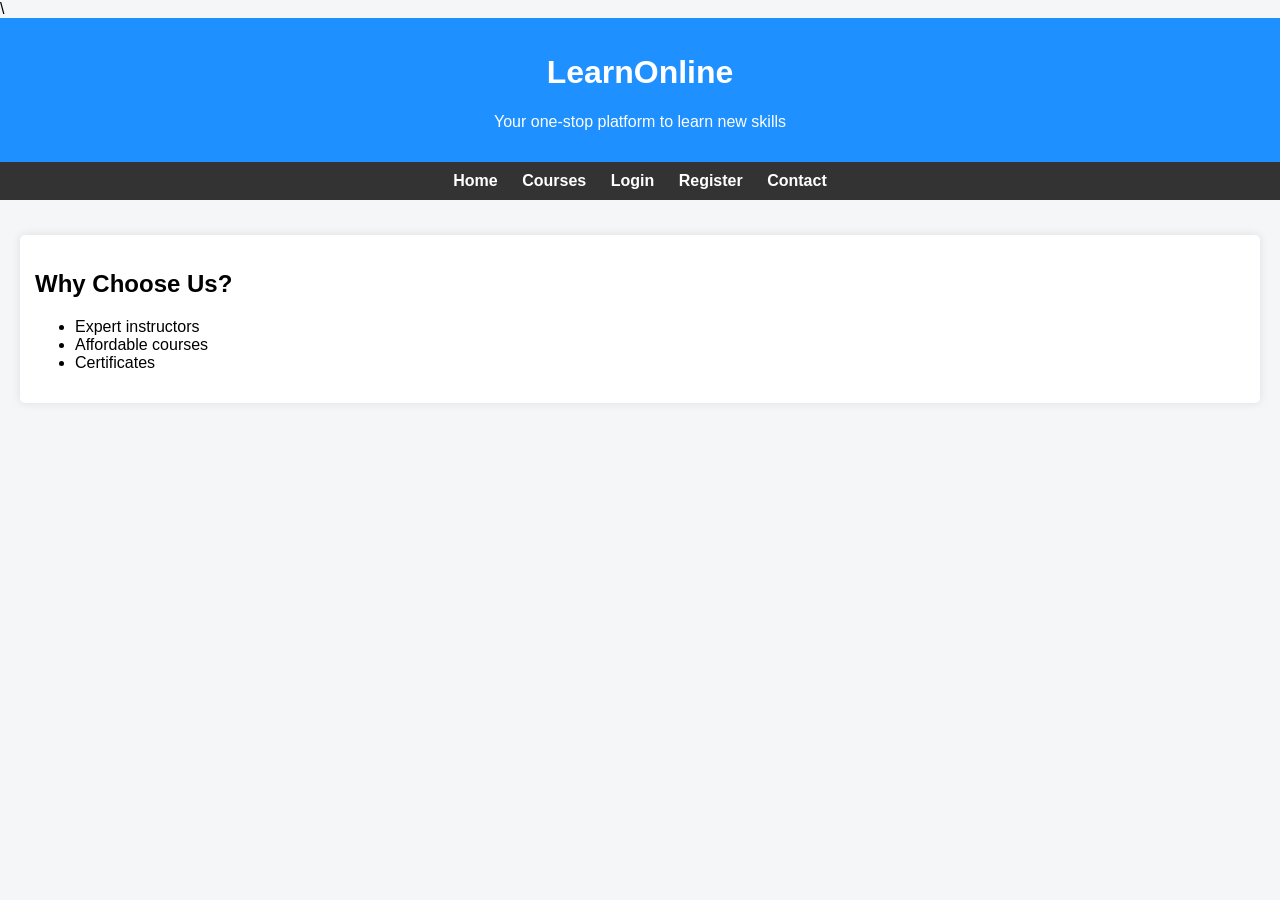
<file: online-learning-platform/index.html>
\<!DOCTYPE html>
<html>
<head>
    <title>Online Learning Platform</title>
    <link rel="stylesheet" href="css/style.css">
</head>
<body>

<header>
    <h1>LearnOnline</h1>
    <p>Your one-stop platform to learn new skills</p>
</header>

<nav>
    <a href="index.html">Home</a>
    <a href="courses.html">Courses</a>
    <a href="login.html">Login</a>
    <a href="register.html">Register</a>
    <a href="contact.html">Contact</a>
</nav>

<div class="container">
    <div class="card">
        <h2>Why Choose Us?</h2>
        <ul>
            <li>Expert instructors</li>
            <li>Affordable courses</li>
            <li>Certificates</li>
        </ul>
    </div>
</div>

<script src="js/script.js"></script>
</body>
</html>
</file>
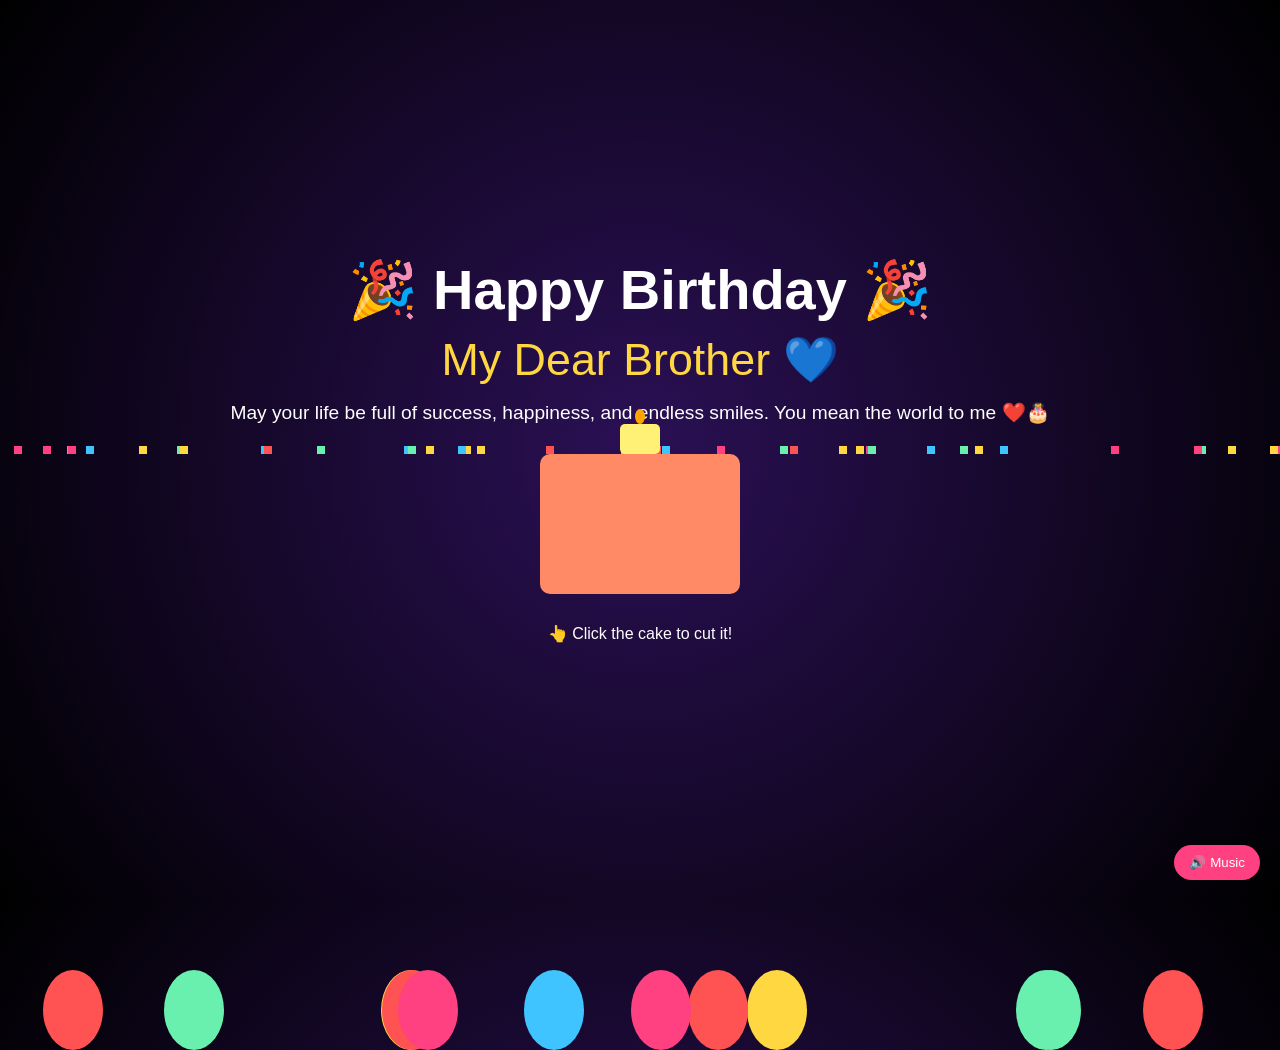
<file: birthday.html>
<!DOCTYPE html>
<html lang="en">
<head>
<meta charset="UTF-8">
<title>Happy Birthday Brother 🎂</title>

<style>
* {
    margin: 0;
    padding: 0;
    box-sizing: border-box;
    font-family: 'Segoe UI', sans-serif;
}

body {
    height: 100vh;
    background: radial-gradient(circle, #2b1055, #000);
    overflow: hidden;
    color: white;
    display: flex;
    align-items: center;
    justify-content: center;
}

.container {
    text-align: center;
    z-index: 2;
}

h1 {
    font-size: 3.5rem;
    animation: glow 2s infinite alternate;
}

@keyframes glow {
    from { text-shadow: 0 0 10px #ff4081; }
    to { text-shadow: 0 0 30px #ff80ab; }
}

.name {
    font-size: 2.8rem;
    color: #ffd740;
    margin-top: 10px;
    animation: pop 1s infinite alternate;
}

@keyframes pop {
    to { transform: scale(1.1); }
}

.message {
    margin-top: 15px;
    font-size: 1.2rem;
    opacity: 0;
    animation: fadeIn 3s forwards 2s;
}

@keyframes fadeIn {
    to { opacity: 1; }
}

/* 🎂 Cake */
.cake {
    margin: 30px auto;
    width: 200px;
    height: 140px;
    background: #ff8a65;
    border-radius: 10px;
    position: relative;
    cursor: pointer;
}

.cake::before {
    content: '';
    position: absolute;
    top: -30px;
    left: 80px;
    width: 40px;
    height: 30px;
    background: #fff176;
    border-radius: 5px;
}

.flame {
    position: absolute;
    top: -45px;
    left: 95px;
    width: 10px;
    height: 15px;
    background: orange;
    border-radius: 50%;
    animation: flicker 0.3s infinite;
}

@keyframes flicker {
    from { transform: scale(1); }
    to { transform: scale(1.2); }
}

.cut {
    animation: cutCake 1s forwards;
}

@keyframes cutCake {
    to {
        transform: scaleX(0.9) translateX(10px);
        opacity: 0.7;
    }
}

/* 🎈 Balloons */
.balloon {
    position: absolute;
    bottom: -150px;
    width: 60px;
    height: 80px;
    border-radius: 50%;
    animation: float 10s linear infinite;
}

@keyframes float {
    to { transform: translateY(-120vh); }
}

/* 🎊 Confetti */
.confetti {
    position: absolute;
    width: 8px;
    height: 8px;
    animation: fall 5s linear infinite;
}

@keyframes fall {
    to { transform: translateY(110vh) rotate(360deg); }
}

/* 🔊 Music Button */
.music-btn {
    position: fixed;
    bottom: 20px;
    right: 20px;
    padding: 10px 15px;
    border-radius: 20px;
    border: none;
    background: #ff4081;
    color: white;
    cursor: pointer;
}
</style>
</head>

<body>

<div class="container">
    <h1><b>🎉 Happy Birthday  🎉</b></h1>

    <!-- 👇 Change name here -->
    <div class="name">My Dear Brother 💙</div>

    <div class="message">
        May your life be full of success, happiness,  
        and endless smiles.  
        You mean the world to me ❤️🎂
    </div>

    <!-- 🎂 Cake -->
    <div class="cake" onclick="cutCake()">
        <div class="flame"></div>
    </div>
    <p>👆 Click the cake to cut it!</p>
</div>

<!-- 🎵 Birthday Music -->
<audio id="music" autoplay loop>
    <source src="https://www.soundhelix.com/examples/mp3/SoundHelix-Song-1.mp3" type="audio/mp3">
</audio>

<button class="music-btn" onclick="toggleMusic()">🔊 Music</button>

<script>
const colors = ['#ff5252','#ff4081','#40c4ff','#69f0ae','#ffd740'];

/* Balloons */
for(let i=0;i<12;i++){
    let b=document.createElement('div');
    b.className='balloon';
    b.style.background=colors[Math.floor(Math.random()*colors.length)];
    b.style.left=Math.random()*100+'vw';
    b.style.animationDuration=(6+Math.random()*5)+'s';
    document.body.appendChild(b);
}

/* Confetti */
for(let i=0;i<40;i++){
    let c=document.createElement('div');
    c.className='confetti';
    c.style.left=Math.random()*100+'vw';
    c.style.background=colors[Math.floor(Math.random()*colors.length)];
    c.style.animationDuration=(3+Math.random()*3)+'s';
    document.body.appendChild(c);
}

/* Cake cut */
function cutCake(){
    document.querySelector('.cake').classList.add('cut');
    document.querySelector('.flame').style.display='none';
}

/* Music toggle */
const music=document.getElementById('music');
function toggleMusic(){
    if(music.paused){
        music.play();
    }else{
        music.pause();
    }
}
</script>

</body>
</html>
</file>
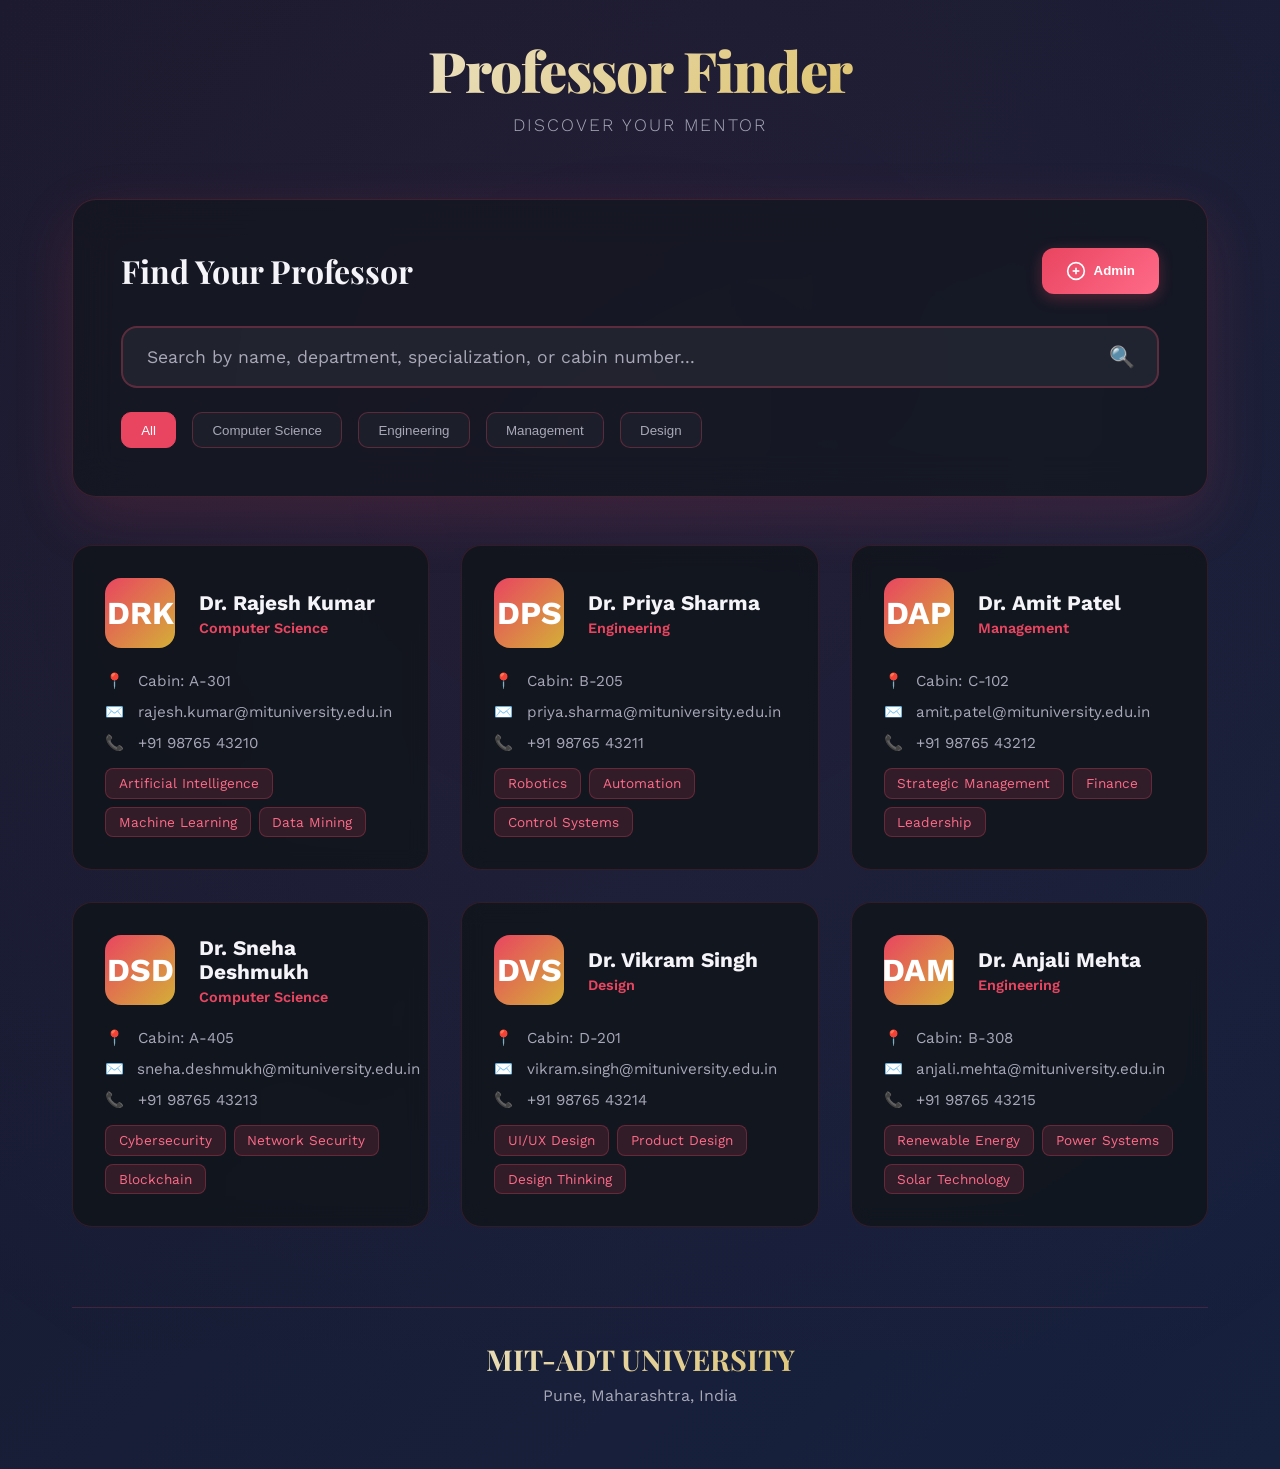
<file: cabinfinder.HTML>
<!DOCTYPE html>
<html lang="en">
<head>
    <meta charset="UTF-8">
    <meta name="viewport" content="width=device-width, initial-scale=1.0">
    <title>Professor Finder | MIT-ADT University</title>
    <link href="https://fonts.googleapis.com/css2?family=Playfair+Display:wght@700;900&family=Work+Sans:wght@300;400;500;600&display=swap" rel="stylesheet">
    <style>
        * {
            margin: 0;
            padding: 0;
            box-sizing: border-box;
        }

        :root {
            --primary: #1a1a2e;
            --secondary: #16213e;
            --accent: #e94560;
            --accent-light: #ff6b88;
            --gold: #d4af37;
            --text-light: #f4f4f9;
            --text-muted: #a8a8b8;
            --card-bg: #0f1419;
            --shadow: rgba(233, 69, 96, 0.15);
        }

        body {
            font-family: 'Work Sans', sans-serif;
            background: linear-gradient(135deg, var(--primary) 0%, var(--secondary) 100%);
            min-height: 100vh;
            color: var(--text-light);
            position: relative;
            overflow-x: hidden;
        }

        body::before {
            content: '';
            position: fixed;
            top: -50%;
            right: -50%;
            width: 200%;
            height: 200%;
            background: radial-gradient(circle, rgba(233, 69, 96, 0.05) 0%, transparent 70%);
            animation: pulse 15s ease-in-out infinite;
            pointer-events: none;
        }

        @keyframes pulse {
            0%, 100% { transform: scale(1) rotate(0deg); }
            50% { transform: scale(1.1) rotate(5deg); }
        }

        .container {
            max-width: 1200px;
            margin: 0 auto;
            padding: 2rem;
            position: relative;
            z-index: 1;
        }

        header {
            text-align: center;
            margin-bottom: 4rem;
            animation: fadeInDown 0.8s ease-out;
        }

        @keyframes fadeInDown {
            from {
                opacity: 0;
                transform: translateY(-30px);
            }
            to {
                opacity: 1;
                transform: translateY(0);
            }
        }

        h1 {
            font-family: 'Playfair Display', serif;
            font-size: 3.5rem;
            font-weight: 900;
            background: linear-gradient(135deg, var(--text-light) 0%, var(--gold) 100%);
            -webkit-background-clip: text;
            -webkit-text-fill-color: transparent;
            background-clip: text;
            margin-bottom: 0.5rem;
            letter-spacing: -1px;
        }

        .subtitle {
            font-size: 1.1rem;
            color: var(--text-muted);
            font-weight: 300;
            letter-spacing: 2px;
        }

        .search-section {
            background: rgba(15, 20, 25, 0.6);
            backdrop-filter: blur(20px);
            border: 1px solid rgba(233, 69, 96, 0.2);
            border-radius: 24px;
            padding: 3rem;
            margin-bottom: 3rem;
            box-shadow: 0 20px 60px var(--shadow);
            animation: fadeInUp 0.8s ease-out 0.2s backwards;
        }

        @keyframes fadeInUp {
            from {
                opacity: 0;
                transform: translateY(30px);
            }
            to {
                opacity: 1;
                transform: translateY(0);
            }
        }

        .search-header {
            display: flex;
            justify-content: space-between;
            align-items: center;
            margin-bottom: 2rem;
        }

        .search-title {
            font-family: 'Playfair Display', serif;
            font-size: 2rem;
            font-weight: 700;
            color: var(--text-light);
        }

        .admin-btn {
            background: linear-gradient(135deg, var(--accent) 0%, var(--accent-light) 100%);
            color: white;
            border: none;
            padding: 0.8rem 1.5rem;
            border-radius: 12px;
            font-weight: 600;
            cursor: pointer;
            display: flex;
            align-items: center;
            gap: 0.5rem;
            transition: all 0.3s ease;
            box-shadow: 0 4px 15px rgba(233, 69, 96, 0.3);
        }

        .admin-btn:hover {
            transform: translateY(-2px);
            box-shadow: 0 8px 25px rgba(233, 69, 96, 0.5);
        }

        .search-box {
            position: relative;
            margin-bottom: 1.5rem;
        }

        .search-input {
            width: 100%;
            padding: 1.2rem 3.5rem 1.2rem 1.5rem;
            font-size: 1.1rem;
            border: 2px solid rgba(233, 69, 96, 0.3);
            border-radius: 16px;
            background: rgba(255, 255, 255, 0.05);
            color: var(--text-light);
            font-family: 'Work Sans', sans-serif;
            transition: all 0.3s ease;
        }

        .search-input:focus {
            outline: none;
            border-color: var(--accent);
            background: rgba(255, 255, 255, 0.08);
            box-shadow: 0 0 0 4px rgba(233, 69, 96, 0.1);
        }

        .search-input::placeholder {
            color: var(--text-muted);
        }

        .search-icon {
            position: absolute;
            right: 1.5rem;
            top: 50%;
            transform: translateY(-50%);
            color: var(--accent);
            font-size: 1.3rem;
            pointer-events: none;
        }

        .search-filters {
            display: flex;
            gap: 1rem;
            flex-wrap: wrap;
        }

        .filter-btn {
            padding: 0.6rem 1.2rem;
            border: 1px solid rgba(233, 69, 96, 0.3);
            background: rgba(255, 255, 255, 0.03);
            color: var(--text-muted);
            border-radius: 10px;
            cursor: pointer;
            transition: all 0.3s ease;
            font-weight: 500;
        }

        .filter-btn:hover,
        .filter-btn.active {
            background: var(--accent);
            color: white;
            border-color: var(--accent);
        }

        .results-grid {
            display: grid;
            grid-template-columns: repeat(auto-fill, minmax(350px, 1fr));
            gap: 2rem;
            animation: fadeIn 0.8s ease-out 0.4s backwards;
        }

        @keyframes fadeIn {
            from { opacity: 0; }
            to { opacity: 1; }
        }

        .professor-card {
            background: rgba(15, 20, 25, 0.8);
            backdrop-filter: blur(10px);
            border: 1px solid rgba(233, 69, 96, 0.15);
            border-radius: 20px;
            padding: 2rem;
            transition: all 0.4s ease;
            cursor: pointer;
            position: relative;
            overflow: hidden;
        }

        .professor-card::before {
            content: '';
            position: absolute;
            top: 0;
            left: 0;
            width: 100%;
            height: 4px;
            background: linear-gradient(90deg, var(--accent), var(--gold));
            transform: scaleX(0);
            transform-origin: left;
            transition: transform 0.4s ease;
        }

        .professor-card:hover {
            transform: translateY(-8px);
            border-color: var(--accent);
            box-shadow: 0 20px 40px var(--shadow);
        }

        .professor-card:hover::before {
            transform: scaleX(1);
        }

        .prof-header {
            display: flex;
            align-items: center;
            gap: 1.5rem;
            margin-bottom: 1.5rem;
        }

        .prof-avatar {
            width: 70px;
            height: 70px;
            border-radius: 16px;
            background: linear-gradient(135deg, var(--accent), var(--gold));
            display: flex;
            align-items: center;
            justify-content: center;
            font-size: 2rem;
            font-weight: 700;
            color: white;
            flex-shrink: 0;
        }

        .prof-info h3 {
            font-size: 1.3rem;
            margin-bottom: 0.3rem;
            color: var(--text-light);
        }

        .prof-dept {
            color: var(--accent);
            font-size: 0.9rem;
            font-weight: 600;
        }

        .prof-details {
            display: flex;
            flex-direction: column;
            gap: 0.8rem;
            margin-bottom: 1rem;
        }

        .detail-row {
            display: flex;
            align-items: center;
            gap: 0.8rem;
            color: var(--text-muted);
            font-size: 0.95rem;
        }

        .detail-icon {
            color: var(--accent);
            width: 20px;
        }

        .prof-tags {
            display: flex;
            flex-wrap: wrap;
            gap: 0.5rem;
            margin-top: 1rem;
        }

        .tag {
            padding: 0.4rem 0.8rem;
            background: rgba(233, 69, 96, 0.15);
            border: 1px solid rgba(233, 69, 96, 0.3);
            border-radius: 8px;
            font-size: 0.85rem;
            color: var(--accent-light);
        }

        .modal {
            display: none;
            position: fixed;
            top: 0;
            left: 0;
            width: 100%;
            height: 100%;
            background: rgba(0, 0, 0, 0.8);
            backdrop-filter: blur(10px);
            z-index: 1000;
            align-items: center;
            justify-content: center;
            animation: fadeIn 0.3s ease;
        }

        .modal.active {
            display: flex;
        }

        .modal-content {
            background: var(--card-bg);
            border: 1px solid rgba(233, 69, 96, 0.3);
            border-radius: 24px;
            padding: 3rem;
            max-width: 600px;
            width: 90%;
            max-height: 90vh;
            overflow-y: auto;
            animation: slideUp 0.4s ease;
        }

        @keyframes slideUp {
            from {
                opacity: 0;
                transform: translateY(50px);
            }
            to {
                opacity: 1;
                transform: translateY(0);
            }
        }

        .modal-header {
            display: flex;
            justify-content: space-between;
            align-items: center;
            margin-bottom: 2rem;
        }

        .modal-title {
            font-family: 'Playfair Display', serif;
            font-size: 2rem;
            color: var(--text-light);
        }

        .close-btn {
            background: none;
            border: none;
            color: var(--text-muted);
            font-size: 2rem;
            cursor: pointer;
            transition: color 0.3s ease;
            line-height: 1;
        }

        .close-btn:hover {
            color: var(--accent);
        }

        .form-group {
            margin-bottom: 1.5rem;
        }

        .form-label {
            display: block;
            margin-bottom: 0.5rem;
            color: var(--text-light);
            font-weight: 500;
        }

        .form-input {
            width: 100%;
            padding: 0.9rem;
            border: 1px solid rgba(233, 69, 96, 0.3);
            border-radius: 12px;
            background: rgba(255, 255, 255, 0.05);
            color: var(--text-light);
            font-family: 'Work Sans', sans-serif;
            transition: all 0.3s ease;
        }

        .form-input:focus {
            outline: none;
            border-color: var(--accent);
            background: rgba(255, 255, 255, 0.08);
        }

        .submit-btn {
            width: 100%;
            padding: 1rem;
            background: linear-gradient(135deg, var(--accent), var(--accent-light));
            color: white;
            border: none;
            border-radius: 12px;
            font-size: 1.1rem;
            font-weight: 600;
            cursor: pointer;
            transition: all 0.3s ease;
        }

        .submit-btn:hover {
            transform: translateY(-2px);
            box-shadow: 0 8px 25px rgba(233, 69, 96, 0.4);
        }

        footer {
            text-align: center;
            margin-top: 5rem;
            padding: 2rem;
            border-top: 1px solid rgba(233, 69, 96, 0.2);
        }

        .university-name {
            font-family: 'Playfair Display', serif;
            font-size: 1.8rem;
            font-weight: 700;
            background: linear-gradient(135deg, var(--text-light) 0%, var(--gold) 100%);
            -webkit-background-clip: text;
            -webkit-text-fill-color: transparent;
            background-clip: text;
            margin-bottom: 0.5rem;
        }

        .location {
            color: var(--text-muted);
            font-size: 1rem;
        }

        .no-results {
            text-align: center;
            padding: 3rem;
            color: var(--text-muted);
            font-size: 1.1rem;
        }

        @media (max-width: 768px) {
            h1 {
                font-size: 2.5rem;
            }

            .search-section {
                padding: 2rem;
            }

            .results-grid {
                grid-template-columns: 1fr;
            }

            .search-header {
                flex-direction: column;
                gap: 1rem;
                align-items: stretch;
            }
        }
    </style>
</head>
<body>
    <div class="container">
        <header>
            <h1>Professor Finder</h1>
            <p class="subtitle">DISCOVER YOUR MENTOR</p>
        </header>

        <div class="search-section">
            <div class="search-header">
                <h2 class="search-title">Find Your Professor</h2>
                <button class="admin-btn" onclick="openAdminModal()">
                    <svg width="20" height="20" viewBox="0 0 24 24" fill="none" stroke="currentColor" stroke-width="2">
                        <circle cx="12" cy="12" r="10"/>
                        <line x1="12" y1="8" x2="12" y2="16"/>
                        <line x1="8" y1="12" x2="16" y2="12"/>
                    </svg>
                    Admin
                </button>
            </div>

            <div class="search-box">
                <input 
                    type="text" 
                    class="search-input" 
                    id="searchInput"
                    placeholder="Search by name, department, specialization, or cabin number..."
                    oninput="filterProfessors()"
                >
                <span class="search-icon">🔍</span>
            </div>

            <div class="search-filters">
                <button class="filter-btn active" onclick="filterByCategory('all')">All</button>
                <button class="filter-btn" onclick="filterByCategory('Computer Science')">Computer Science</button>
                <button class="filter-btn" onclick="filterByCategory('Engineering')">Engineering</button>
                <button class="filter-btn" onclick="filterByCategory('Management')">Management</button>
                <button class="filter-btn" onclick="filterByCategory('Design')">Design</button>
            </div>
        </div>

        <div class="results-grid" id="resultsGrid">
            <!-- Results will be populated here -->
        </div>

        <footer>
            <div class="university-name">MIT-ADT UNIVERSITY</div>
            <div class="location">Pune, Maharashtra, India</div>
        </footer>
    </div>

    <!-- Admin Modal -->
    <div class="modal" id="adminModal">
        <div class="modal-content">
            <div class="modal-header">
                <h2 class="modal-title">Add Professor</h2>
                <button class="close-btn" onclick="closeAdminModal()">&times;</button>
            </div>
            <form onsubmit="addProfessor(event)">
                <div class="form-group">
                    <label class="form-label">Name</label>
                    <input type="text" class="form-input" id="profName" required>
                </div>
                <div class="form-group">
                    <label class="form-label">Department</label>
                    <input type="text" class="form-input" id="profDept" required>
                </div>
                <div class="form-group">
                    <label class="form-label">Cabin Number</label>
                    <input type="text" class="form-input" id="profCabin" required>
                </div>
                <div class="form-group">
                    <label class="form-label">Email</label>
                    <input type="email" class="form-input" id="profEmail" required>
                </div>
                <div class="form-group">
                    <label class="form-label">Phone</label>
                    <input type="tel" class="form-input" id="profPhone" required>
                </div>
                <div class="form-group">
                    <label class="form-label">Specialization (comma-separated)</label>
                    <input type="text" class="form-input" id="profSpec" placeholder="AI, Machine Learning, Data Science">
                </div>
                <button type="submit" class="submit-btn">Add Professor</button>
            </form>
        </div>
    </div>

    <script>
        // Sample data
        let professors = [
            {
                name: "Dr. Rajesh Kumar",
                department: "Computer Science",
                cabin: "A-301",
                email: "rajesh.kumar@mituniversity.edu.in",
                phone: "+91 98765 43210",
                specialization: ["Artificial Intelligence", "Machine Learning", "Data Mining"]
            },
            {
                name: "Dr. Priya Sharma",
                department: "Engineering",
                cabin: "B-205",
                email: "priya.sharma@mituniversity.edu.in",
                phone: "+91 98765 43211",
                specialization: ["Robotics", "Automation", "Control Systems"]
            },
            {
                name: "Dr. Amit Patel",
                department: "Management",
                cabin: "C-102",
                email: "amit.patel@mituniversity.edu.in",
                phone: "+91 98765 43212",
                specialization: ["Strategic Management", "Finance", "Leadership"]
            },
            {
                name: "Dr. Sneha Deshmukh",
                department: "Computer Science",
                cabin: "A-405",
                email: "sneha.deshmukh@mituniversity.edu.in",
                phone: "+91 98765 43213",
                specialization: ["Cybersecurity", "Network Security", "Blockchain"]
            },
            {
                name: "Dr. Vikram Singh",
                department: "Design",
                cabin: "D-201",
                email: "vikram.singh@mituniversity.edu.in",
                phone: "+91 98765 43214",
                specialization: ["UI/UX Design", "Product Design", "Design Thinking"]
            },
            {
                name: "Dr. Anjali Mehta",
                department: "Engineering",
                cabin: "B-308",
                email: "anjali.mehta@mituniversity.edu.in",
                phone: "+91 98765 43215",
                specialization: ["Renewable Energy", "Power Systems", "Solar Technology"]
            }
        ];

        let currentFilter = 'all';

        function renderProfessors(profsToRender = professors) {
            const grid = document.getElementById('resultsGrid');
            
            if (profsToRender.length === 0) {
                grid.innerHTML = '<div class="no-results">No professors found matching your search.</div>';
                return;
            }

            grid.innerHTML = profsToRender.map(prof => `
                <div class="professor-card">
                    <div class="prof-header">
                        <div class="prof-avatar">${prof.name.split(' ').map(n => n[0]).join('')}</div>
                        <div class="prof-info">
                            <h3>${prof.name}</h3>
                            <div class="prof-dept">${prof.department}</div>
                        </div>
                    </div>
                    <div class="prof-details">
                        <div class="detail-row">
                            <span class="detail-icon">📍</span>
                            <span>Cabin: ${prof.cabin}</span>
                        </div>
                        <div class="detail-row">
                            <span class="detail-icon">✉️</span>
                            <span>${prof.email}</span>
                        </div>
                        <div class="detail-row">
                            <span class="detail-icon">📞</span>
                            <span>${prof.phone}</span>
                        </div>
                    </div>
                    <div class="prof-tags">
                        ${prof.specialization.map(spec => `<span class="tag">${spec}</span>`).join('')}
                    </div>
                </div>
            `).join('');
        }

        function filterProfessors() {
            const searchTerm = document.getElementById('searchInput').value.toLowerCase();
            
            let filtered = professors;
            
            if (currentFilter !== 'all') {
                filtered = filtered.filter(prof => prof.department === currentFilter);
            }
            
            if (searchTerm) {
                filtered = filtered.filter(prof => 
                    prof.name.toLowerCase().includes(searchTerm) ||
                    prof.department.toLowerCase().includes(searchTerm) ||
                    prof.cabin.toLowerCase().includes(searchTerm) ||
                    prof.email.toLowerCase().includes(searchTerm) ||
                    prof.specialization.some(spec => spec.toLowerCase().includes(searchTerm))
                );
            }
            
            renderProfessors(filtered);
        }

        function filterByCategory(category) {
            currentFilter = category;
            
            // Update active button
            document.querySelectorAll('.filter-btn').forEach(btn => {
                btn.classList.remove('active');
            });
            event.target.classList.add('active');
            
            filterProfessors();
        }

        function openAdminModal() {
            document.getElementById('adminModal').classList.add('active');
        }

        function closeAdminModal() {
            document.getElementById('adminModal').classList.remove('active');
            document.querySelector('form').reset();
        }

        function addProfessor(event) {
            event.preventDefault();
            
            const newProf = {
                name: document.getElementById('profName').value,
                department: document.getElementById('profDept').value,
                cabin: document.getElementById('profCabin').value,
                email: document.getElementById('profEmail').value,
                phone: document.getElementById('profPhone').value,
                specialization: document.getElementById('profSpec').value.split(',').map(s => s.trim()).filter(s => s)
            };
            
            professors.push(newProf);
            renderProfessors();
            closeAdminModal();
            
            // Show success message
            alert('Professor added successfully!');
        }

        // Close modal when clicking outside
        document.getElementById('adminModal').addEventListener('click', function(e) {
            if (e.target === this) {
                closeAdminModal();
            }
        });

        // Initial render
        renderProfessors();
    </script>
</body>
</html>
</file>
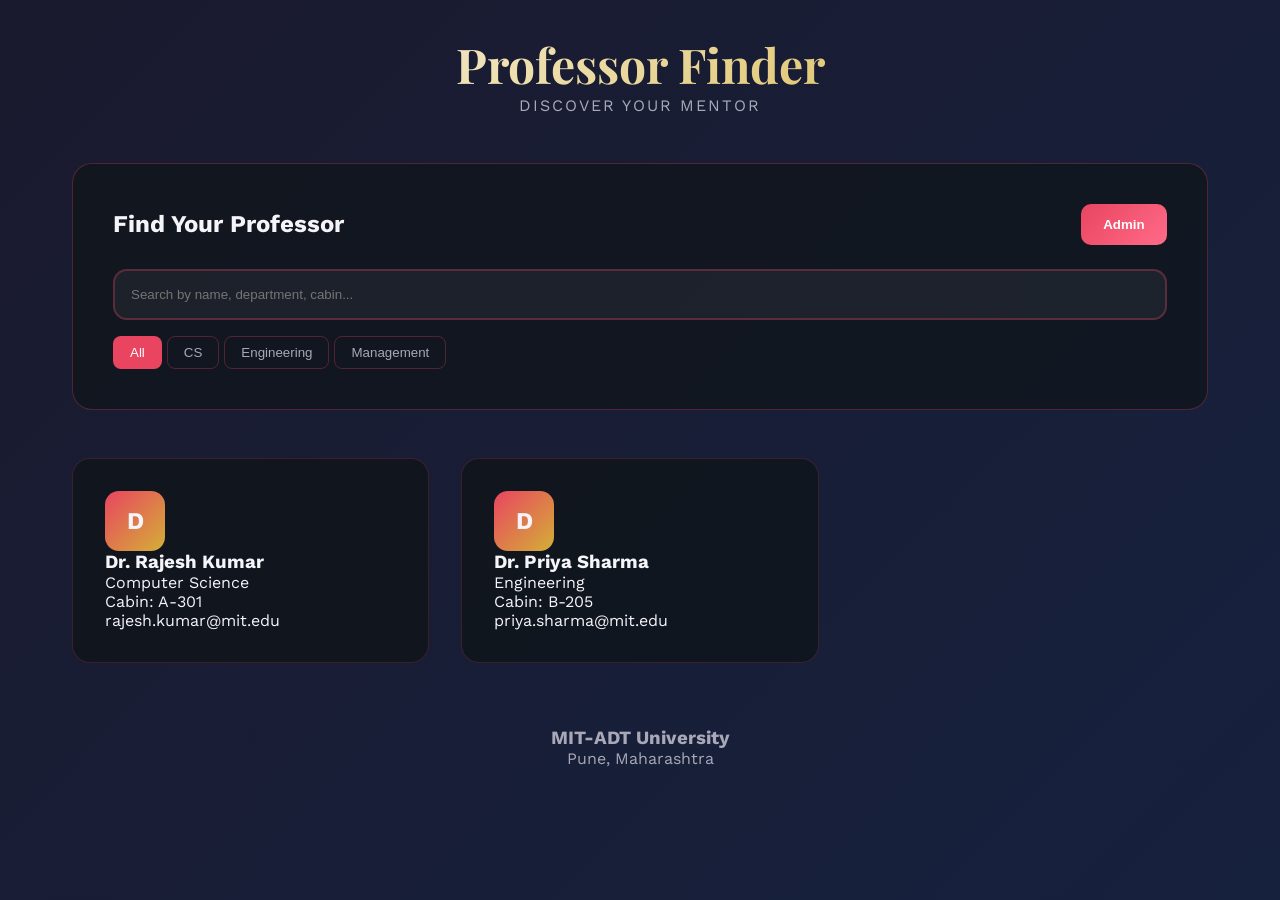
<file: pbl.html>
<!DOCTYPE html>
<html lang="en">
<head>
    <meta charset="UTF-8">
    <meta name="viewport" content="width=device-width, initial-scale=1.0">
    <title>Professor Finder | MIT-ADT University</title>

    <!-- Google Fonts -->
    <link href="https://fonts.googleapis.com/css2?family=Playfair+Display:wght@700;900&family=Work+Sans:wght@300;400;500;600&display=swap" rel="stylesheet">

    <style>
        * {
            margin: 0;
            padding: 0;
            box-sizing: border-box;
        }

        :root {
            --primary: #1a1a2e;
            --secondary: #16213e;
            --accent: #e94560;
            --accent-light: #ff6b88;
            --gold: #d4af37;
            --text-light: #f4f4f9;
            --text-muted: #a8a8b8;
            --card-bg: #0f1419;
            --shadow: rgba(233, 69, 96, 0.15);
        }

        body {
            font-family: 'Work Sans', sans-serif;
            background: linear-gradient(135deg, var(--primary), var(--secondary));
            min-height: 100vh;
            color: var(--text-light);
        }

        .container {
            max-width: 1200px;
            margin: auto;
            padding: 2rem;
        }

        header {
            text-align: center;
            margin-bottom: 3rem;
        }

        h1 {
            font-family: 'Playfair Display', serif;
            font-size: 3rem;
            background: linear-gradient(135deg, #fff, var(--gold));
            -webkit-background-clip: text;
            -webkit-text-fill-color: transparent;
        }

        .subtitle {
            color: var(--text-muted);
            letter-spacing: 2px;
        }

        .search-section {
            background: rgba(15,20,25,0.7);
            padding: 2.5rem;
            border-radius: 20px;
            margin-bottom: 3rem;
            border: 1px solid rgba(233,69,96,0.3);
        }

        .search-header {
            display: flex;
            justify-content: space-between;
            align-items: center;
            margin-bottom: 1.5rem;
        }

        .admin-btn {
            background: linear-gradient(135deg, var(--accent), var(--accent-light));
            border: none;
            color: white;
            padding: 0.8rem 1.4rem;
            border-radius: 10px;
            cursor: pointer;
            font-weight: 600;
        }

        .search-input {
            width: 100%;
            padding: 1rem;
            border-radius: 14px;
            border: 2px solid rgba(233,69,96,0.3);
            background: rgba(255,255,255,0.05);
            color: white;
            margin-bottom: 1rem;
        }

        .filter-btn {
            padding: 0.5rem 1rem;
            border-radius: 8px;
            border: 1px solid rgba(233,69,96,0.3);
            background: transparent;
            color: var(--text-muted);
            cursor: pointer;
        }

        .filter-btn.active {
            background: var(--accent);
            color: white;
        }

        .results-grid {
            display: grid;
            grid-template-columns: repeat(auto-fill, minmax(320px, 1fr));
            gap: 2rem;
        }

        .professor-card {
            background: rgba(15,20,25,0.8);
            padding: 2rem;
            border-radius: 18px;
            border: 1px solid rgba(233,69,96,0.2);
        }

        .prof-avatar {
            width: 60px;
            height: 60px;
            background: linear-gradient(135deg, var(--accent), var(--gold));
            border-radius: 14px;
            display: flex;
            align-items: center;
            justify-content: center;
            font-weight: bold;
            font-size: 1.5rem;
        }

        footer {
            text-align: center;
            margin-top: 4rem;
            color: var(--text-muted);
        }
    </style>
</head>

<body>
<div class="container">

    <header>
        <h1>Professor Finder</h1>
        <p class="subtitle">DISCOVER YOUR MENTOR</p>
    </header>

    <div class="search-section">
        <div class="search-header">
            <h2>Find Your Professor</h2>
            <button class="admin-btn" onclick="openAdmin()">Admin</button>
        </div>

        <input class="search-input" id="searchInput"
               placeholder="Search by name, department, cabin..."
               oninput="filterProfessors()">

        <div>
            <button class="filter-btn active" onclick="setFilter('all', this)">All</button>
            <button class="filter-btn" onclick="setFilter('Computer Science', this)">CS</button>
            <button class="filter-btn" onclick="setFilter('Engineering', this)">Engineering</button>
            <button class="filter-btn" onclick="setFilter('Management', this)">Management</button>
        </div>
    </div>

    <div class="results-grid" id="resultsGrid"></div>

    <footer>
        <h3>MIT-ADT University</h3>
        <p>Pune, Maharashtra</p>
    </footer>

</div>

<script>
    let professors = [
        {
            name: "Dr. Rajesh Kumar",
            department: "Computer Science",
            cabin: "A-301",
            email: "rajesh.kumar@mit.edu"
        },
        {
            name: "Dr. Priya Sharma",
            department: "Engineering",
            cabin: "B-205",
            email: "priya.sharma@mit.edu"
        }
    ];

    let currentFilter = "all";

    function render(data) {
        const grid = document.getElementById("resultsGrid");
        grid.innerHTML = "";

        if (data.length === 0) {
            grid.innerHTML = "<p>No results found</p>";
            return;
        }

        data.forEach(p => {
            grid.innerHTML += `
                <div class="professor-card">
                    <div class="prof-avatar">${p.name[0]}</div>
                    <h3>${p.name}</h3>
                    <p>${p.department}</p>
                    <p>Cabin: ${p.cabin}</p>
                    <p>${p.email}</p>
                </div>
            `;
        });
    }

    function filterProfessors() {
        const q = searchInput.value.toLowerCase();
        let data = professors;

        if (currentFilter !== "all") {
            data = data.filter(p => p.department === currentFilter);
        }

        data = data.filter(p =>
            p.name.toLowerCase().includes(q) ||
            p.department.toLowerCase().includes(q) ||
            p.cabin.toLowerCase().includes(q)
        );

        render(data);
    }

    function setFilter(filter, btn) {
        currentFilter = filter;
        document.querySelectorAll(".filter-btn").forEach(b => b.classList.remove("active"));
        btn.classList.add("active");
        filterProfessors();
    }

    function openAdmin() {
        alert("Admin panel is already included in your full version.");
    }

    render(professors);
</script>

</body>
</html>
</file>
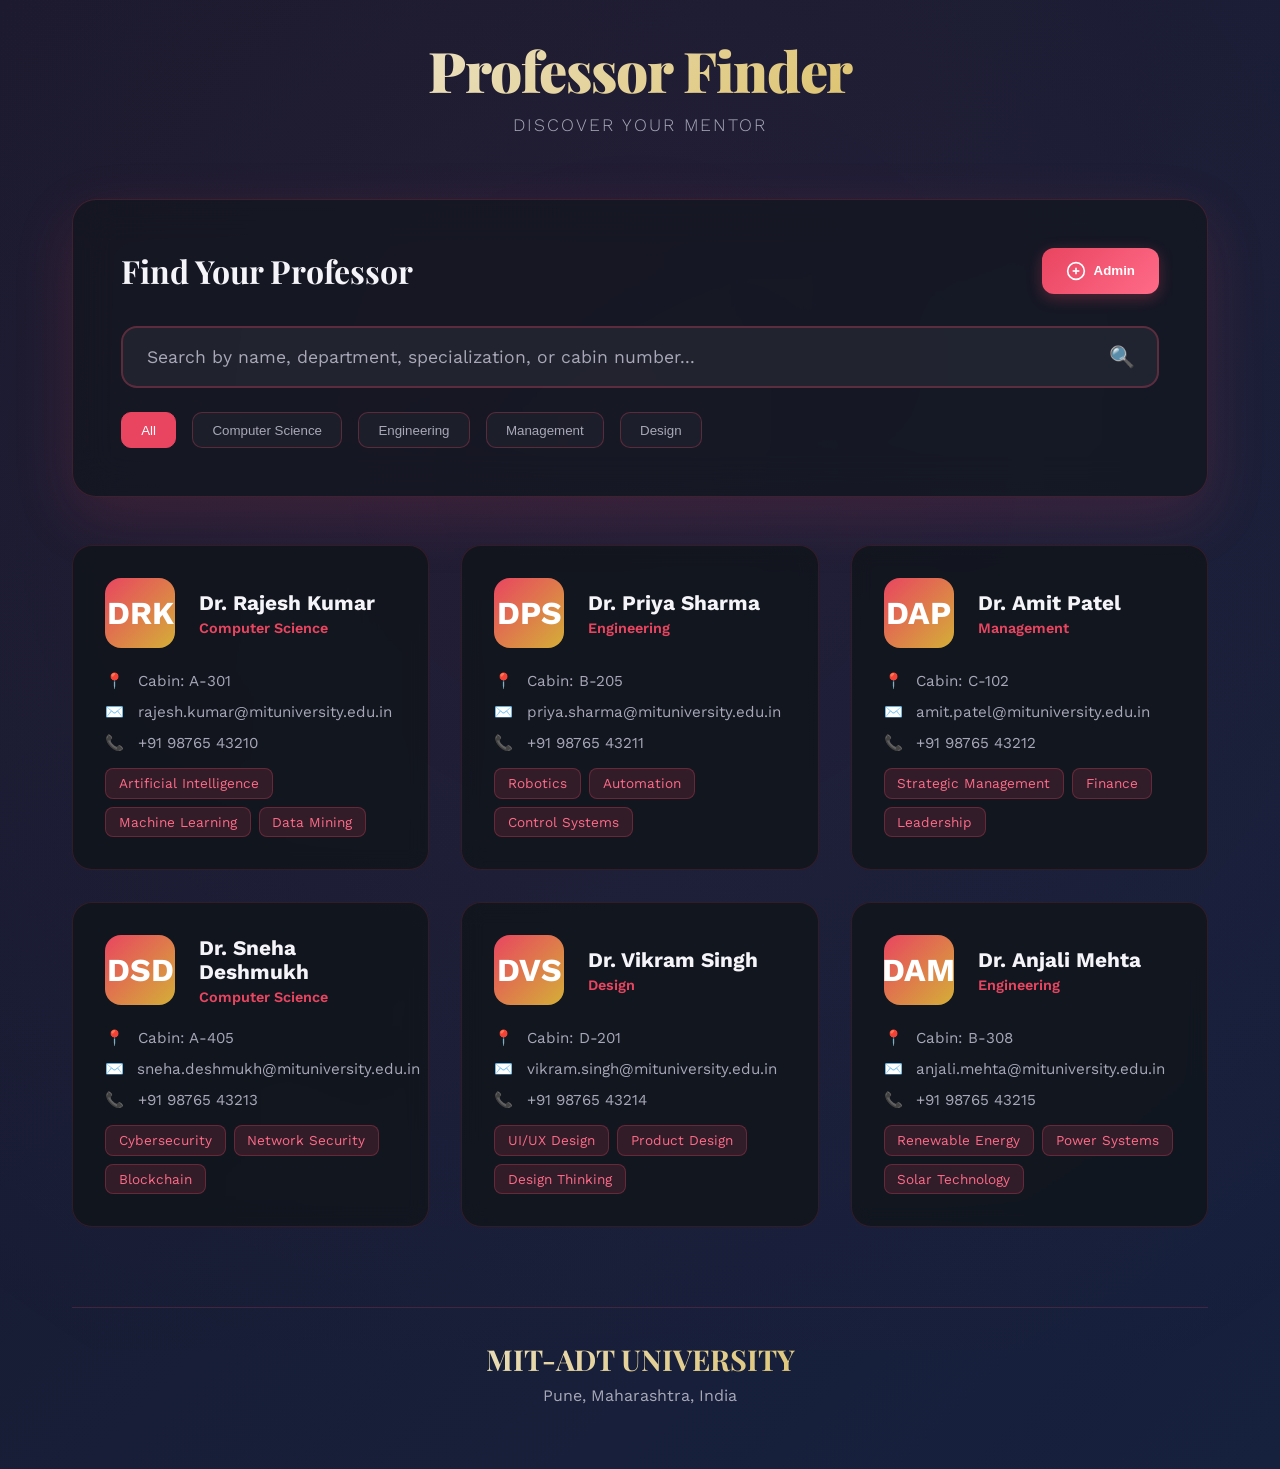
<file: professor cabin finder.html>
<!DOCTYPE html>
<html lang="en">
<head>
    <meta charset="UTF-8">
    <meta name="viewport" content="width=device-width, initial-scale=1.0">
    <title>Professor Finder | MIT-ADT University</title>
    <link href="https://fonts.googleapis.com/css2?family=Playfair+Display:wght@700;900&family=Work+Sans:wght@300;400;500;600&display=swap" rel="stylesheet">
    <style>
        * {
            margin: 0;
            padding: 0;
            box-sizing: border-box;
        }

        :root {
            --primary: #1a1a2e;
            --secondary: #16213e;
            --accent: #e94560;
            --accent-light: #ff6b88;
            --gold: #d4af37;
            --text-light: #f4f4f9;
            --text-muted: #a8a8b8;
            --card-bg: #0f1419;
            --shadow: rgba(233, 69, 96, 0.15);
        }

        body {
            font-family: 'Work Sans', sans-serif;
            background: linear-gradient(135deg, var(--primary) 0%, var(--secondary) 100%);
            min-height: 100vh;
            color: var(--text-light);
            position: relative;
            overflow-x: hidden;
        }

        body::before {
            content: '';
            position: fixed;
            top: -50%;
            right: -50%;
            width: 200%;
            height: 200%;
            background: radial-gradient(circle, rgba(233, 69, 96, 0.05) 0%, transparent 70%);
            animation: pulse 15s ease-in-out infinite;
            pointer-events: none;
        }

        @keyframes pulse {
            0%, 100% { transform: scale(1) rotate(0deg); }
            50% { transform: scale(1.1) rotate(5deg); }
        }

        .container {
            max-width: 1200px;
            margin: 0 auto;
            padding: 2rem;
            position: relative;
            z-index: 1;
        }

        header {
            text-align: center;
            margin-bottom: 4rem;
            animation: fadeInDown 0.8s ease-out;
        }

        @keyframes fadeInDown {
            from {
                opacity: 0;
                transform: translateY(-30px);
            }
            to {
                opacity: 1;
                transform: translateY(0);
            }
        }

        h1 {
            font-family: 'Playfair Display', serif;
            font-size: 3.5rem;
            font-weight: 900;
            background: linear-gradient(135deg, var(--text-light) 0%, var(--gold) 100%);
            -webkit-background-clip: text;
            -webkit-text-fill-color: transparent;
            background-clip: text;
            margin-bottom: 0.5rem;
            letter-spacing: -1px;
        }

        .subtitle {
            font-size: 1.1rem;
            color: var(--text-muted);
            font-weight: 300;
            letter-spacing: 2px;
        }

        .search-section {
            background: rgba(15, 20, 25, 0.6);
            backdrop-filter: blur(20px);
            border: 1px solid rgba(233, 69, 96, 0.2);
            border-radius: 24px;
            padding: 3rem;
            margin-bottom: 3rem;
            box-shadow: 0 20px 60px var(--shadow);
            animation: fadeInUp 0.8s ease-out 0.2s backwards;
        }

        @keyframes fadeInUp {
            from {
                opacity: 0;
                transform: translateY(30px);
            }
            to {
                opacity: 1;
                transform: translateY(0);
            }
        }

        .search-header {
            display: flex;
            justify-content: space-between;
            align-items: center;
            margin-bottom: 2rem;
        }

        .search-title {
            font-family: 'Playfair Display', serif;
            font-size: 2rem;
            font-weight: 700;
            color: var(--text-light);
        }

        .admin-btn {
            background: linear-gradient(135deg, var(--accent) 0%, var(--accent-light) 100%);
            color: white;
            border: none;
            padding: 0.8rem 1.5rem;
            border-radius: 12px;
            font-weight: 600;
            cursor: pointer;
            display: flex;
            align-items: center;
            gap: 0.5rem;
            transition: all 0.3s ease;
            box-shadow: 0 4px 15px rgba(233, 69, 96, 0.3);
        }

        .admin-btn:hover {
            transform: translateY(-2px);
            box-shadow: 0 8px 25px rgba(233, 69, 96, 0.5);
        }

        .search-box {
            position: relative;
            margin-bottom: 1.5rem;
        }

        .search-input {
            width: 100%;
            padding: 1.2rem 3.5rem 1.2rem 1.5rem;
            font-size: 1.1rem;
            border: 2px solid rgba(233, 69, 96, 0.3);
            border-radius: 16px;
            background: rgba(255, 255, 255, 0.05);
            color: var(--text-light);
            font-family: 'Work Sans', sans-serif;
            transition: all 0.3s ease;
        }

        .search-input:focus {
            outline: none;
            border-color: var(--accent);
            background: rgba(255, 255, 255, 0.08);
            box-shadow: 0 0 0 4px rgba(233, 69, 96, 0.1);
        }

        .search-input::placeholder {
            color: var(--text-muted);
        }

        .search-icon {
            position: absolute;
            right: 1.5rem;
            top: 50%;
            transform: translateY(-50%);
            color: var(--accent);
            font-size: 1.3rem;
            pointer-events: none;
        }

        .search-filters {
            display: flex;
            gap: 1rem;
            flex-wrap: wrap;
        }

        .filter-btn {
            padding: 0.6rem 1.2rem;
            border: 1px solid rgba(233, 69, 96, 0.3);
            background: rgba(255, 255, 255, 0.03);
            color: var(--text-muted);
            border-radius: 10px;
            cursor: pointer;
            transition: all 0.3s ease;
            font-weight: 500;
        }

        .filter-btn:hover,
        .filter-btn.active {
            background: var(--accent);
            color: white;
            border-color: var(--accent);
        }

        .results-grid {
            display: grid;
            grid-template-columns: repeat(auto-fill, minmax(350px, 1fr));
            gap: 2rem;
            animation: fadeIn 0.8s ease-out 0.4s backwards;
        }

        @keyframes fadeIn {
            from { opacity: 0; }
            to { opacity: 1; }
        }

        .professor-card {
            background: rgba(15, 20, 25, 0.8);
            backdrop-filter: blur(10px);
            border: 1px solid rgba(233, 69, 96, 0.15);
            border-radius: 20px;
            padding: 2rem;
            transition: all 0.4s ease;
            cursor: pointer;
            position: relative;
            overflow: hidden;
        }

        .professor-card::before {
            content: '';
            position: absolute;
            top: 0;
            left: 0;
            width: 100%;
            height: 4px;
            background: linear-gradient(90deg, var(--accent), var(--gold));
            transform: scaleX(0);
            transform-origin: left;
            transition: transform 0.4s ease;
        }

        .professor-card:hover {
            transform: translateY(-8px);
            border-color: var(--accent);
            box-shadow: 0 20px 40px var(--shadow);
        }

        .professor-card:hover::before {
            transform: scaleX(1);
        }

        .prof-header {
            display: flex;
            align-items: center;
            gap: 1.5rem;
            margin-bottom: 1.5rem;
        }

        .prof-avatar {
            width: 70px;
            height: 70px;
            border-radius: 16px;
            background: linear-gradient(135deg, var(--accent), var(--gold));
            display: flex;
            align-items: center;
            justify-content: center;
            font-size: 2rem;
            font-weight: 700;
            color: white;
            flex-shrink: 0;
        }

        .prof-info h3 {
            font-size: 1.3rem;
            margin-bottom: 0.3rem;
            color: var(--text-light);
        }

        .prof-dept {
            color: var(--accent);
            font-size: 0.9rem;
            font-weight: 600;
        }

        .prof-details {
            display: flex;
            flex-direction: column;
            gap: 0.8rem;
            margin-bottom: 1rem;
        }

        .detail-row {
            display: flex;
            align-items: center;
            gap: 0.8rem;
            color: var(--text-muted);
            font-size: 0.95rem;
        }

        .detail-icon {
            color: var(--accent);
            width: 20px;
        }

        .prof-tags {
            display: flex;
            flex-wrap: wrap;
            gap: 0.5rem;
            margin-top: 1rem;
        }

        .tag {
            padding: 0.4rem 0.8rem;
            background: rgba(233, 69, 96, 0.15);
            border: 1px solid rgba(233, 69, 96, 0.3);
            border-radius: 8px;
            font-size: 0.85rem;
            color: var(--accent-light);
        }

        .modal {
            display: none;
            position: fixed;
            top: 0;
            left: 0;
            width: 100%;
            height: 100%;
            background: rgba(0, 0, 0, 0.8);
            backdrop-filter: blur(10px);
            z-index: 1000;
            align-items: center;
            justify-content: center;
            animation: fadeIn 0.3s ease;
        }

        .modal.active {
            display: flex;
        }

        .modal-content {
            background: var(--card-bg);
            border: 1px solid rgba(233, 69, 96, 0.3);
            border-radius: 24px;
            padding: 3rem;
            max-width: 600px;
            width: 90%;
            max-height: 90vh;
            overflow-y: auto;
            animation: slideUp 0.4s ease;
        }

        @keyframes slideUp {
            from {
                opacity: 0;
                transform: translateY(50px);
            }
            to {
                opacity: 1;
                transform: translateY(0);
            }
        }

        .modal-header {
            display: flex;
            justify-content: space-between;
            align-items: center;
            margin-bottom: 2rem;
        }

        .modal-title {
            font-family: 'Playfair Display', serif;
            font-size: 2rem;
            color: var(--text-light);
        }

        .close-btn {
            background: none;
            border: none;
            color: var(--text-muted);
            font-size: 2rem;
            cursor: pointer;
            transition: color 0.3s ease;
            line-height: 1;
        }

        .close-btn:hover {
            color: var(--accent);
        }

        .form-group {
            margin-bottom: 1.5rem;
        }

        .form-label {
            display: block;
            margin-bottom: 0.5rem;
            color: var(--text-light);
            font-weight: 500;
        }

        .form-input {
            width: 100%;
            padding: 0.9rem;
            border: 1px solid rgba(233, 69, 96, 0.3);
            border-radius: 12px;
            background: rgba(255, 255, 255, 0.05);
            color: var(--text-light);
            font-family: 'Work Sans', sans-serif;
            transition: all 0.3s ease;
        }

        .form-input:focus {
            outline: none;
            border-color: var(--accent);
            background: rgba(255, 255, 255, 0.08);
        }

        .submit-btn {
            width: 100%;
            padding: 1rem;
            background: linear-gradient(135deg, var(--accent), var(--accent-light));
            color: white;
            border: none;
            border-radius: 12px;
            font-size: 1.1rem;
            font-weight: 600;
            cursor: pointer;
            transition: all 0.3s ease;
        }

        .submit-btn:hover {
            transform: translateY(-2px);
            box-shadow: 0 8px 25px rgba(233, 69, 96, 0.4);
        }

        footer {
            text-align: center;
            margin-top: 5rem;
            padding: 2rem;
            border-top: 1px solid rgba(233, 69, 96, 0.2);
        }

        .university-name {
            font-family: 'Playfair Display', serif;
            font-size: 1.8rem;
            font-weight: 700;
            background: linear-gradient(135deg, var(--text-light) 0%, var(--gold) 100%);
            -webkit-background-clip: text;
            -webkit-text-fill-color: transparent;
            background-clip: text;
            margin-bottom: 0.5rem;
        }

        .location {
            color: var(--text-muted);
            font-size: 1rem;
        }

        .no-results {
            text-align: center;
            padding: 3rem;
            color: var(--text-muted);
            font-size: 1.1rem;
        }

        @media (max-width: 768px) {
            h1 {
                font-size: 2.5rem;
            }

            .search-section {
                padding: 2rem;
            }

            .results-grid {
                grid-template-columns: 1fr;
            }

            .search-header {
                flex-direction: column;
                gap: 1rem;
                align-items: stretch;
            }
        }

        .admin-prof-item {
            background: rgba(255, 255, 255, 0.05);
            border: 1px solid rgba(233, 69, 96, 0.2);
            border-radius: 12px;
            padding: 1.5rem;
            margin-bottom: 1rem;
            display: flex;
            justify-content: space-between;
            align-items: center;
            transition: all 0.3s ease;
        }

        .admin-prof-item:hover {
            background: rgba(255, 255, 255, 0.08);
            border-color: var(--accent);
        }

        .admin-prof-info h4 {
            color: var(--text-light);
            margin-bottom: 0.3rem;
            font-size: 1.1rem;
        }

        .admin-prof-info p {
            color: var(--text-muted);
            font-size: 0.9rem;
            margin: 0.2rem 0;
        }

        .delete-btn {
            background: linear-gradient(135deg, #e94560, #c41e3a);
            color: white;
            border: none;
            padding: 0.6rem 1.2rem;
            border-radius: 8px;
            font-weight: 600;
            cursor: pointer;
            transition: all 0.3s ease;
            display: flex;
            align-items: center;
            gap: 0.5rem;
        }

        .delete-btn:hover {
            transform: translateY(-2px);
            box-shadow: 0 6px 20px rgba(233, 69, 96, 0.4);
        }

        .success-message {
            background: rgba(76, 175, 80, 0.2);
            border: 1px solid rgba(76, 175, 80, 0.5);
            color: #81c784;
            padding: 1rem;
            border-radius: 8px;
            margin-bottom: 1rem;
            display: none;
        }

        .success-message.show {
            display: block;
            animation: fadeIn 0.3s ease;
        }
    </style>
</head>
<body>
    <div class="container">
        <header>
            <h1>Professor Finder</h1>
            <p class="subtitle">DISCOVER YOUR MENTOR</p>
        </header>

        <div class="search-section">
            <div class="search-header">
                <h2 class="search-title">Find Your Professor</h2>
                <button class="admin-btn" onclick="openAdminModal()">
                    <svg width="20" height="20" viewBox="0 0 24 24" fill="none" stroke="currentColor" stroke-width="2">
                        <circle cx="12" cy="12" r="10"/>
                        <line x1="12" y1="8" x2="12" y2="16"/>
                        <line x1="8" y1="12" x2="16" y2="12"/>
                    </svg>
                    Admin
                </button>
            </div>

            <div class="search-box">
                <input 
                    type="text" 
                    class="search-input" 
                    id="searchInput"
                    placeholder="Search by name, department, specialization, or cabin number..."
                    oninput="filterProfessors()"
                >
                <span class="search-icon">🔍</span>
            </div>

            <div class="search-filters">
                <button class="filter-btn active" onclick="filterByCategory('all')">All</button>
                <button class="filter-btn" onclick="filterByCategory('Computer Science')">Computer Science</button>
                <button class="filter-btn" onclick="filterByCategory('Engineering')">Engineering</button>
                <button class="filter-btn" onclick="filterByCategory('Management')">Management</button>
                <button class="filter-btn" onclick="filterByCategory('Design')">Design</button>
            </div>
        </div>

        <div class="results-grid" id="resultsGrid">
            <!-- Results will be populated here -->
        </div>

        <footer>
            <div class="university-name">MIT-ADT UNIVERSITY</div>
            <div class="location">Pune, Maharashtra, India</div>
        </footer>
    </div>

    <!-- Admin Login Modal -->
    <div class="modal" id="loginModal">
        <div class="modal-content" style="max-width: 450px;">
            <div class="modal-header">
                <h2 class="modal-title">Admin Login</h2>
                <button class="close-btn" onclick="closeLoginModal()">&times;</button>
            </div>
            <form onsubmit="adminLogin(event)">
                <div class="form-group">
                    <label class="form-label">Username</label>
                    <input type="text" class="form-input" id="adminUsername" required>
                </div>
                <div class="form-group">
                    <label class="form-label">Password</label>
                    <input type="password" class="form-input" id="adminPassword" required>
                </div>
                <div id="loginError" style="color: var(--accent); margin-bottom: 1rem; display: none; font-size: 0.9rem;">
                    Invalid credentials. Please try again.
                </div>
                <button type="submit" class="submit-btn">Login</button>
                <div style="margin-top: 1rem; text-align: center; color: var(--text-muted); font-size: 0.85rem;">
                    Demo: admin / admin123
                </div>
            </form>
        </div>
    </div>

    <!-- Admin Dashboard Modal -->
    <div class="modal" id="adminModal">
        <div class="modal-content" style="max-width: 900px;">
            <div class="modal-header">
                <h2 class="modal-title">Admin Dashboard</h2>
                <button class="close-btn" onclick="closeAdminModal()">&times;</button>
            </div>
            
            <div style="margin-bottom: 2rem;">
                <button class="admin-btn" onclick="showAddForm()" style="margin-right: 1rem;">
                    <svg width="20" height="20" viewBox="0 0 24 24" fill="none" stroke="currentColor" stroke-width="2">
                        <circle cx="12" cy="12" r="10"/>
                        <line x1="12" y1="8" x2="12" y2="16"/>
                        <line x1="8" y1="12" x2="16" y2="12"/>
                    </svg>
                    Add Professor
                </button>
                <button class="admin-btn" onclick="logoutAdmin()" style="background: linear-gradient(135deg, #666, #888);">
                    <svg width="20" height="20" viewBox="0 0 24 24" fill="none" stroke="currentColor" stroke-width="2">
                        <path d="M9 21H5a2 2 0 0 1-2-2V5a2 2 0 0 1 2-2h4"/>
                        <polyline points="16 17 21 12 16 7"/>
                        <line x1="21" y1="12" x2="9" y2="12"/>
                    </svg>
                    Logout
                </button>
            </div>

            <!-- Add Professor Form -->
            <div id="addProfForm" style="display: none;">
                <h3 style="color: var(--text-light); margin-bottom: 1.5rem; font-size: 1.3rem;">Add New Professor</h3>
                <form onsubmit="addProfessor(event)">
                    <div class="form-group">
                        <label class="form-label">Name</label>
                        <input type="text" class="form-input" id="profName" required>
                    </div>
                    <div class="form-group">
                        <label class="form-label">Department</label>
                        <input type="text" class="form-input" id="profDept" required>
                    </div>
                    <div class="form-group">
                        <label class="form-label">Cabin Number</label>
                        <input type="text" class="form-input" id="profCabin" required>
                    </div>
                    <div class="form-group">
                        <label class="form-label">Email</label>
                        <input type="email" class="form-input" id="profEmail" required>
                    </div>
                    <div class="form-group">
                        <label class="form-label">Phone</label>
                        <input type="tel" class="form-input" id="profPhone" required>
                    </div>
                    <div class="form-group">
                        <label class="form-label">Specialization (comma-separated)</label>
                        <input type="text" class="form-input" id="profSpec" placeholder="AI, Machine Learning, Data Science">
                    </div>
                    <div style="display: flex; gap: 1rem;">
                        <button type="submit" class="submit-btn">Add Professor</button>
                        <button type="button" class="submit-btn" onclick="hideAddForm()" style="background: linear-gradient(135deg, #666, #888);">Cancel</button>
                    </div>
                </form>
            </div>

            <!-- Professors List -->
            <div id="profList">
                <h3 style="color: var(--text-light); margin-bottom: 1.5rem; font-size: 1.3rem;">Manage Professors</h3>
                <div id="adminProfList"></div>
            </div>
        </div>
    </div>

    <script>
        // Sample data
        let professors = [
            {
                id: 1,
                name: "Dr. Rajesh Kumar",
                department: "Computer Science",
                cabin: "A-301",
                email: "rajesh.kumar@mituniversity.edu.in",
                phone: "+91 98765 43210",
                specialization: ["Artificial Intelligence", "Machine Learning", "Data Mining"]
            },
            {
                id: 2,
                name: "Dr. Priya Sharma",
                department: "Engineering",
                cabin: "B-205",
                email: "priya.sharma@mituniversity.edu.in",
                phone: "+91 98765 43211",
                specialization: ["Robotics", "Automation", "Control Systems"]
            },
            {
                id: 3,
                name: "Dr. Amit Patel",
                department: "Management",
                cabin: "C-102",
                email: "amit.patel@mituniversity.edu.in",
                phone: "+91 98765 43212",
                specialization: ["Strategic Management", "Finance", "Leadership"]
            },
            {
                id: 4,
                name: "Dr. Sneha Deshmukh",
                department: "Computer Science",
                cabin: "A-405",
                email: "sneha.deshmukh@mituniversity.edu.in",
                phone: "+91 98765 43213",
                specialization: ["Cybersecurity", "Network Security", "Blockchain"]
            },
            {
                id: 5,
                name: "Dr. Vikram Singh",
                department: "Design",
                cabin: "D-201",
                email: "vikram.singh@mituniversity.edu.in",
                phone: "+91 98765 43214",
                specialization: ["UI/UX Design", "Product Design", "Design Thinking"]
            },
            {
                id: 6,
                name: "Dr. Anjali Mehta",
                department: "Engineering",
                cabin: "B-308",
                email: "anjali.mehta@mituniversity.edu.in",
                phone: "+91 98765 43215",
                specialization: ["Renewable Energy", "Power Systems", "Solar Technology"]
            }
        ];

        let currentFilter = 'all';
        let isAdminLoggedIn = false;
        let nextId = 7;

        // Admin credentials (in production, this should be server-side)
        const ADMIN_CREDENTIALS = {
            username: "admin",
            password: "admin123"
        };

        function renderProfessors(profsToRender = professors) {
            const grid = document.getElementById('resultsGrid');
            
            if (profsToRender.length === 0) {
                grid.innerHTML = '<div class="no-results">No professors found matching your search.</div>';
                return;
            }

            grid.innerHTML = profsToRender.map(prof => `
                <div class="professor-card">
                    <div class="prof-header">
                        <div class="prof-avatar">${prof.name.split(' ').map(n => n[0]).join('')}</div>
                        <div class="prof-info">
                            <h3>${prof.name}</h3>
                            <div class="prof-dept">${prof.department}</div>
                        </div>
                    </div>
                    <div class="prof-details">
                        <div class="detail-row">
                            <span class="detail-icon">📍</span>
                            <span>Cabin: ${prof.cabin}</span>
                        </div>
                        <div class="detail-row">
                            <span class="detail-icon">✉️</span>
                            <span>${prof.email}</span>
                        </div>
                        <div class="detail-row">
                            <span class="detail-icon">📞</span>
                            <span>${prof.phone}</span>
                        </div>
                    </div>
                    <div class="prof-tags">
                        ${prof.specialization.map(spec => `<span class="tag">${spec}</span>`).join('')}
                    </div>
                </div>
            `).join('');
        }

        function renderAdminProfList() {
            const listDiv = document.getElementById('adminProfList');
            
            listDiv.innerHTML = professors.map(prof => `
                <div class="admin-prof-item">
                    <div class="admin-prof-info">
                        <h4>${prof.name}</h4>
                        <p>${prof.department} • Cabin: ${prof.cabin}</p>
                        <p>${prof.email}</p>
                    </div>
                    <button class="delete-btn" onclick="deleteProfessor(${prof.id})">
                        <svg width="18" height="18" viewBox="0 0 24 24" fill="none" stroke="currentColor" stroke-width="2">
                            <polyline points="3 6 5 6 21 6"/>
                            <path d="M19 6v14a2 2 0 0 1-2 2H7a2 2 0 0 1-2-2V6m3 0V4a2 2 0 0 1 2-2h4a2 2 0 0 1 2 2v2"/>
                            <line x1="10" y1="11" x2="10" y2="17"/>
                            <line x1="14" y1="11" x2="14" y2="17"/>
                        </svg>
                        Delete
                    </button>
                </div>
            `).join('');
        }

        function filterProfessors() {
            const searchTerm = document.getElementById('searchInput').value.toLowerCase();
            
            let filtered = professors;
            
            if (currentFilter !== 'all') {
                filtered = filtered.filter(prof => prof.department === currentFilter);
            }
            
            if (searchTerm) {
                filtered = filtered.filter(prof => 
                    prof.name.toLowerCase().includes(searchTerm) ||
                    prof.department.toLowerCase().includes(searchTerm) ||
                    prof.cabin.toLowerCase().includes(searchTerm) ||
                    prof.email.toLowerCase().includes(searchTerm) ||
                    prof.specialization.some(spec => spec.toLowerCase().includes(searchTerm))
                );
            }
            
            renderProfessors(filtered);
        }

        function filterByCategory(category) {
            currentFilter = category;
            
            // Update active button
            document.querySelectorAll('.filter-btn').forEach(btn => {
                btn.classList.remove('active');
            });
            event.target.classList.add('active');
            
            filterProfessors();
        }

        function openAdminModal() {
            if (!isAdminLoggedIn) {
                document.getElementById('loginModal').classList.add('active');
            } else {
                document.getElementById('adminModal').classList.add('active');
                renderAdminProfList();
            }
        }

        function closeLoginModal() {
            document.getElementById('loginModal').classList.remove('active');
            document.getElementById('loginError').style.display = 'none';
            document.querySelector('#loginModal form').reset();
        }

        function closeAdminModal() {
            document.getElementById('adminModal').classList.remove('active');
            hideAddForm();
        }

        function adminLogin(event) {
            event.preventDefault();
            
            const username = document.getElementById('adminUsername').value;
            const password = document.getElementById('adminPassword').value;
            
            if (username === ADMIN_CREDENTIALS.username && password === ADMIN_CREDENTIALS.password) {
                isAdminLoggedIn = true;
                closeLoginModal();
                document.getElementById('adminModal').classList.add('active');
                renderAdminProfList();
            } else {
                document.getElementById('loginError').style.display = 'block';
            }
        }

        function logoutAdmin() {
            isAdminLoggedIn = false;
            closeAdminModal();
            alert('Logged out successfully!');
        }

        function showAddForm() {
            document.getElementById('addProfForm').style.display = 'block';
            document.getElementById('profList').style.display = 'none';
        }

        function hideAddForm() {
            document.getElementById('addProfForm').style.display = 'none';
            document.getElementById('profList').style.display = 'block';
            document.querySelector('#addProfForm form').reset();
        }

        function addProfessor(event) {
            event.preventDefault();
            
            const newProf = {
                id: nextId++,
                name: document.getElementById('profName').value,
                department: document.getElementById('profDept').value,
                cabin: document.getElementById('profCabin').value,
                email: document.getElementById('profEmail').value,
                phone: document.getElementById('profPhone').value,
                specialization: document.getElementById('profSpec').value.split(',').map(s => s.trim()).filter(s => s)
            };
            
            professors.push(newProf);
            renderProfessors();
            hideAddForm();
            renderAdminProfList();
            
            alert('Professor added successfully!');
        }

        function deleteProfessor(id) {
            if (confirm('Are you sure you want to delete this professor?')) {
                professors = professors.filter(prof => prof.id !== id);
                renderProfessors();
                renderAdminProfList();
                alert('Professor deleted successfully!');
            }
        }

        // Close modals when clicking outside
        document.getElementById('adminModal').addEventListener('click', function(e) {
            if (e.target === this) {
                closeAdminModal();
            }
        });

        document.getElementById('loginModal').addEventListener('click', function(e) {
            if (e.target === this) {
                closeLoginModal();
            }
        });

        // Initial render
        renderProfessors();
    </script>
</body>
</html>
</file>
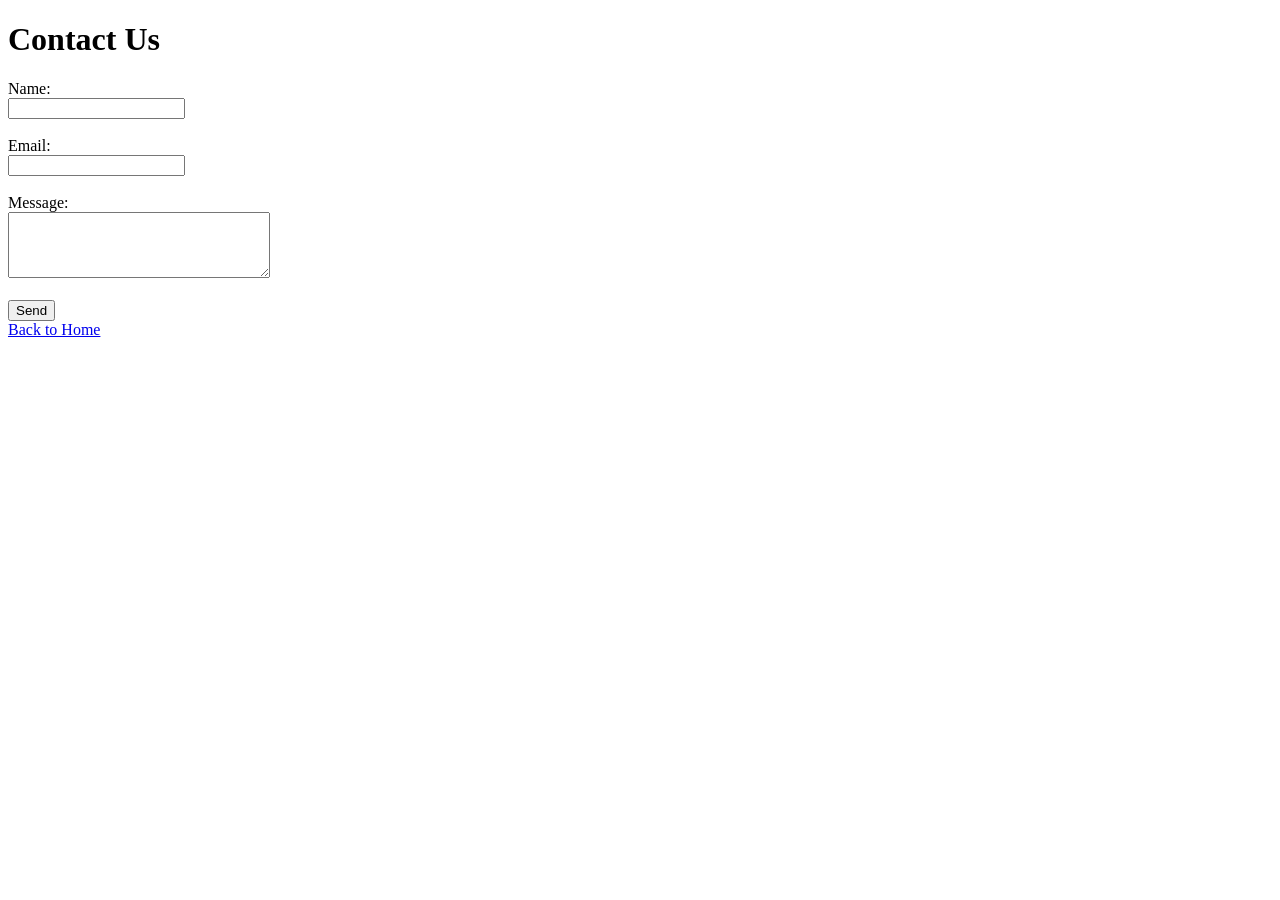
<file: online-learning-platform/contact.html>
<!DOCTYPE html>
<html>
<head>
    <title>Contact Us</title>
</head>
<body>

<h1>Contact Us</h1>

<form>
    <label>Name:</label><br>
    <input type="text"><br><br>

    <label>Email:</label><br>
    <input type="email"><br><br>

    <label>Message:</label><br>
    <textarea rows="4" cols="30"></textarea><br><br>

    <input type="submit" value="Send">
</form>

<a href="index.html">Back to Home</a>

</body>
</html>
</file>
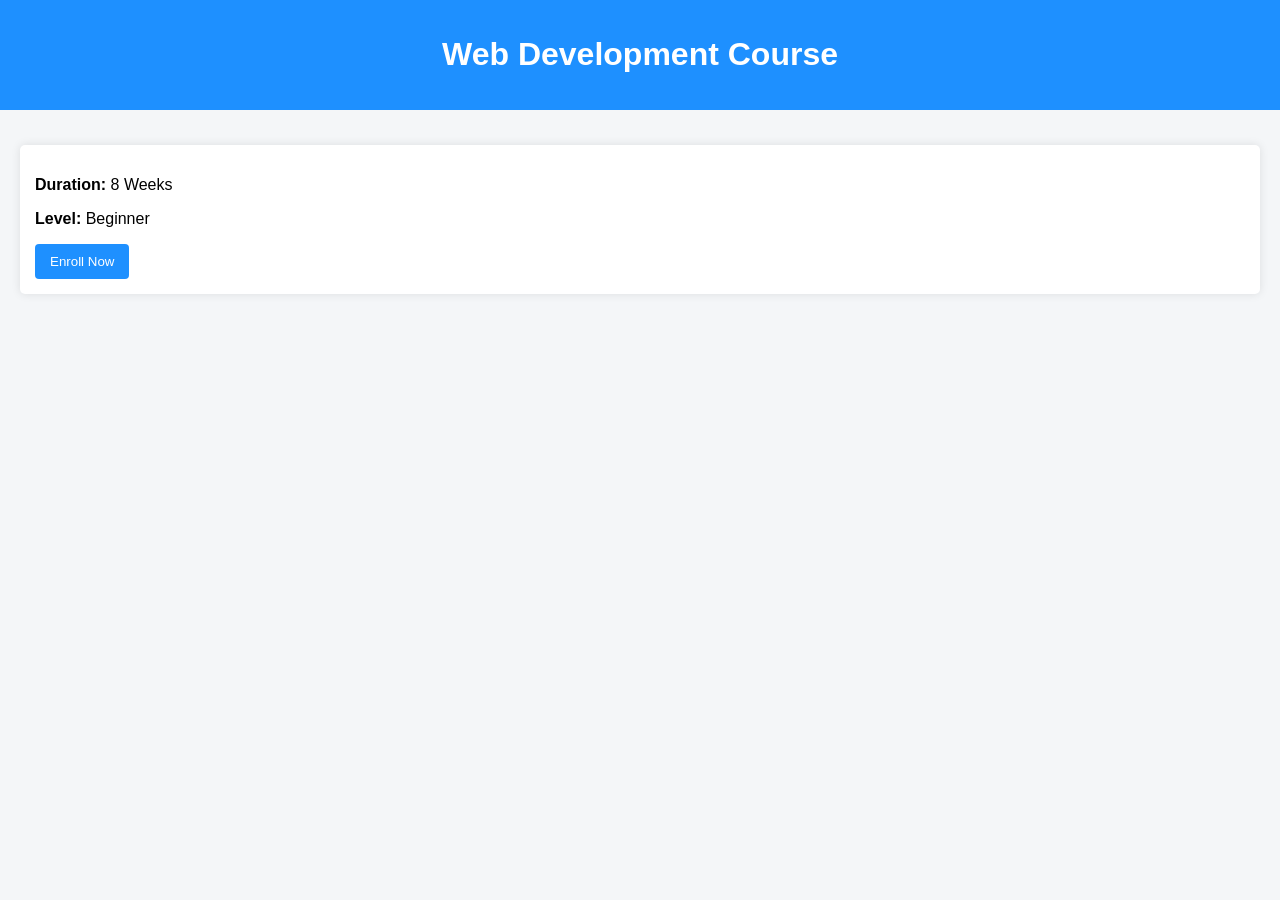
<file: online-learning-platform/course-detail.html>
<!DOCTYPE html>
<html>
<head>
    <title>Course Detail</title>
    <link rel="stylesheet" href="css/style.css">
</head>
<body>

<header><h1>Web Development Course</h1></header>

<div class="container">
    <div class="card">
        <p><b>Duration:</b> 8 Weeks</p>
        <p><b>Level:</b> Beginner</p>

        <button onclick="enrollCourse()">Enroll Now</button>
    </div>
</div>

<script src="js/script.js"></script>
</body>
</html>
</file>
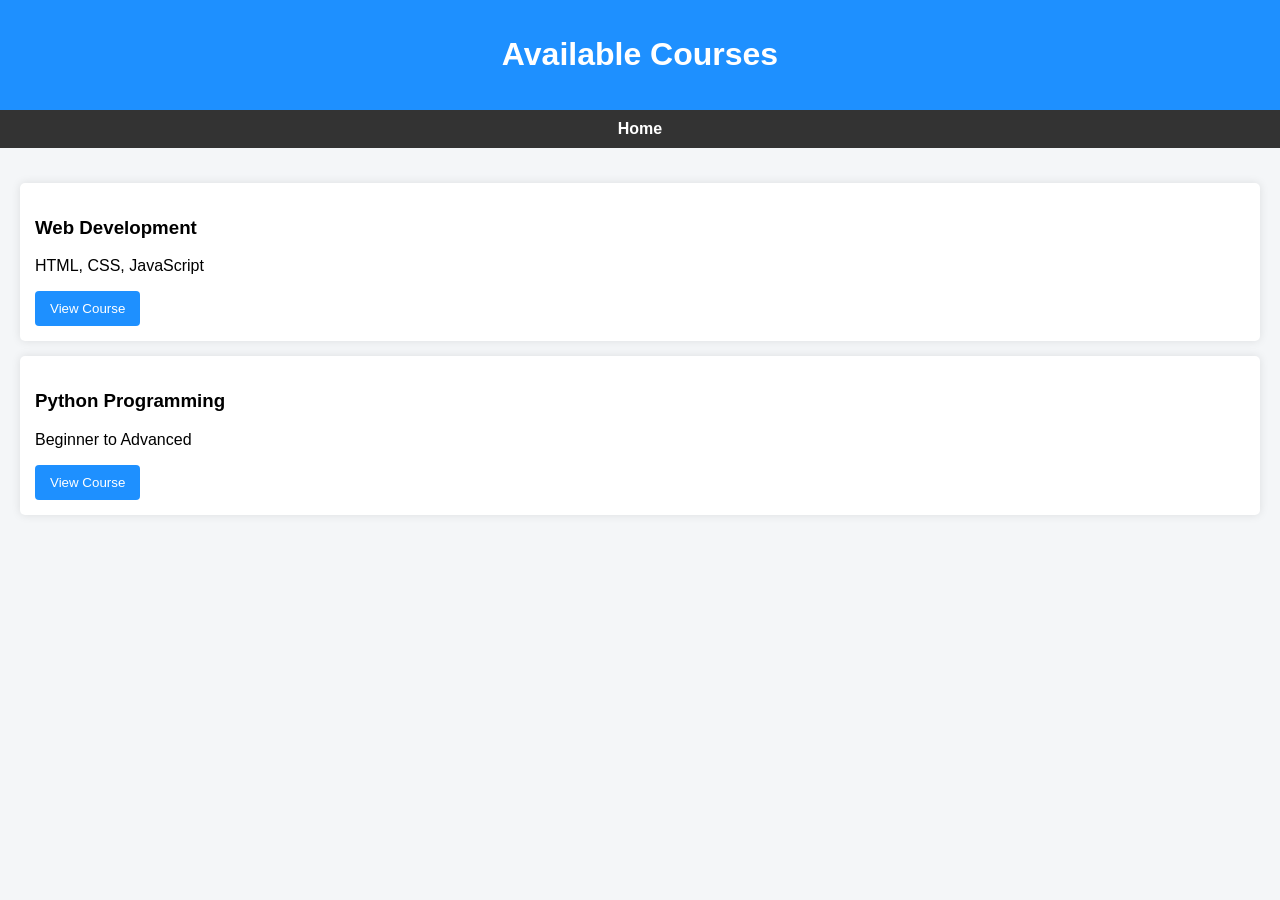
<file: online-learning-platform/courses.html>
<!DOCTYPE html>
<html>
<head>
    <title>Courses</title>
    <link rel="stylesheet" href="css/style.css">
</head>
<body>

<header><h1>Available Courses</h1></header>

<nav>
    <a href="index.html">Home</a>
</nav>

<div class="container">
    <div class="card">
        <h3>Web Development</h3>
        <p>HTML, CSS, JavaScript</p>
        <a href="course-detail.html"><button>View Course</button></a>
    </div>

    <div class="card">
        <h3>Python Programming</h3>
        <p>Beginner to Advanced</p>
        <a href="course-detail.html"><button>View Course</button></a>
    </div>
</div>

<script src="js/script.js"></script>
</body>
</html>
</file>
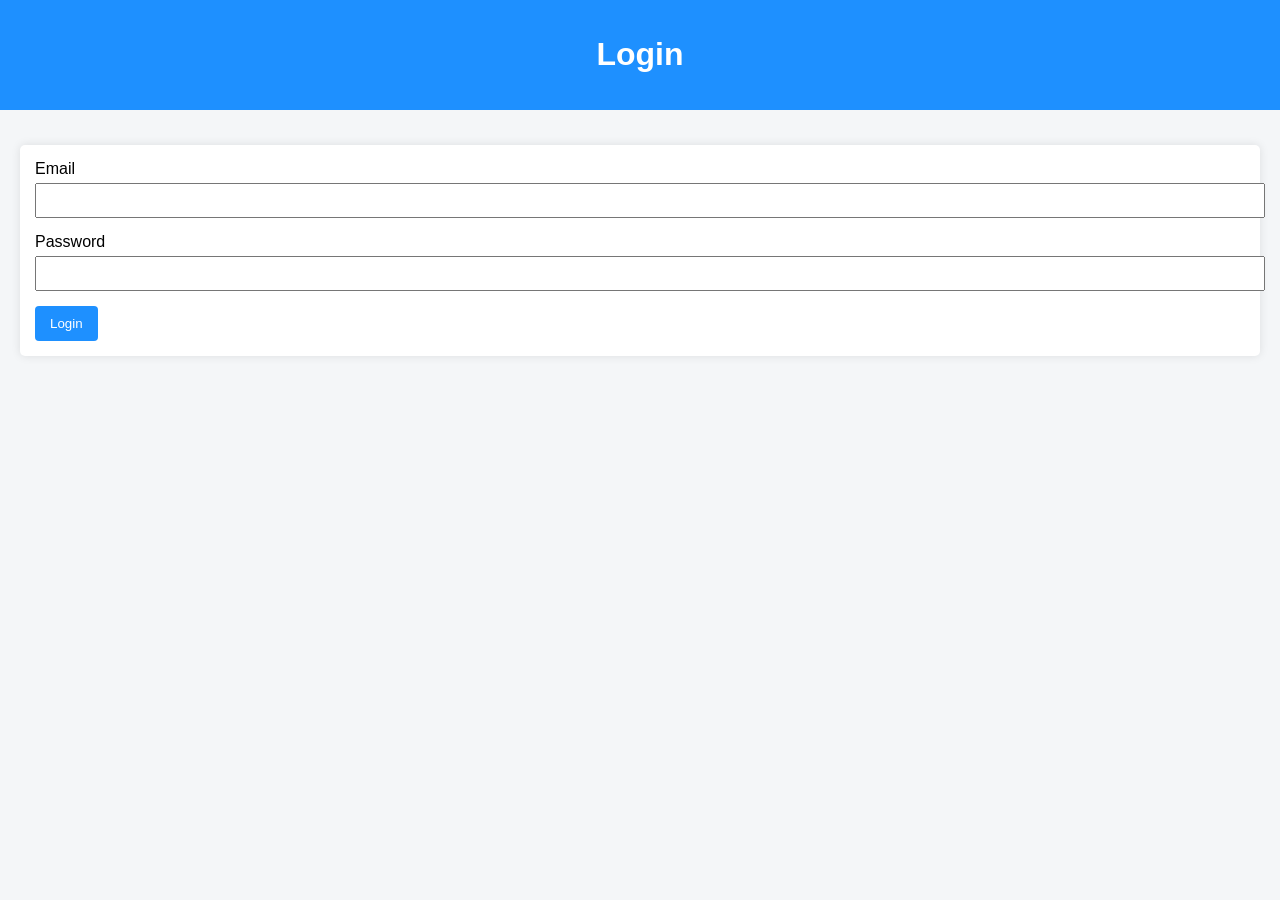
<file: online-learning-platform/login.html>
<!DOCTYPE html>
<html>
<head>
    <title>Login</title>
    <link rel="stylesheet" href="css/style.css">
</head>
<body>

<header><h1>Login</h1></header>

<div class="container">
    <div class="card">
        <form onsubmit="loginUser(); return false;">
            <label>Email</label>
            <input type="email" required>

            <label>Password</label>
            <input type="password" required>

            <button type="submit">Login</button>
        </form>
    </div>
</div>

<script src="js/script.js"></script>
</body>
</html>
</file>
<file: online-learning-platform/css/style.css>
body {
    font-family: Arial, sans-serif;
    margin: 0;
    padding: 0;
    background-color: #f4f6f8;
}

header {
    background-color: #1e90ff;
    color: white;
    padding: 15px;
    text-align: center;
}

nav {
    background-color: #333;
    padding: 10px;
    text-align: center;
}

nav a {
    color: white;
    margin: 0 10px;
    text-decoration: none;
    font-weight: bold;
}

nav a:hover {
    color: #1e90ff;
}

.container {
    padding: 20px;
}

.card {
    background: white;
    padding: 15px;
    margin: 15px 0;
    border-radius: 5px;
    box-shadow: 0 0 10px rgba(0,0,0,0.1);
}

button {
    padding: 10px 15px;
    background-color: #1e90ff;
    color: white;
    border: none;
    border-radius: 4px;
    cursor: pointer;
}

button:hover {
    background-color: #0b5ed7;
}

form input, textarea {
    width: 100%;
    padding: 8px;
    margin: 5px 0 15px;
}
</file>
